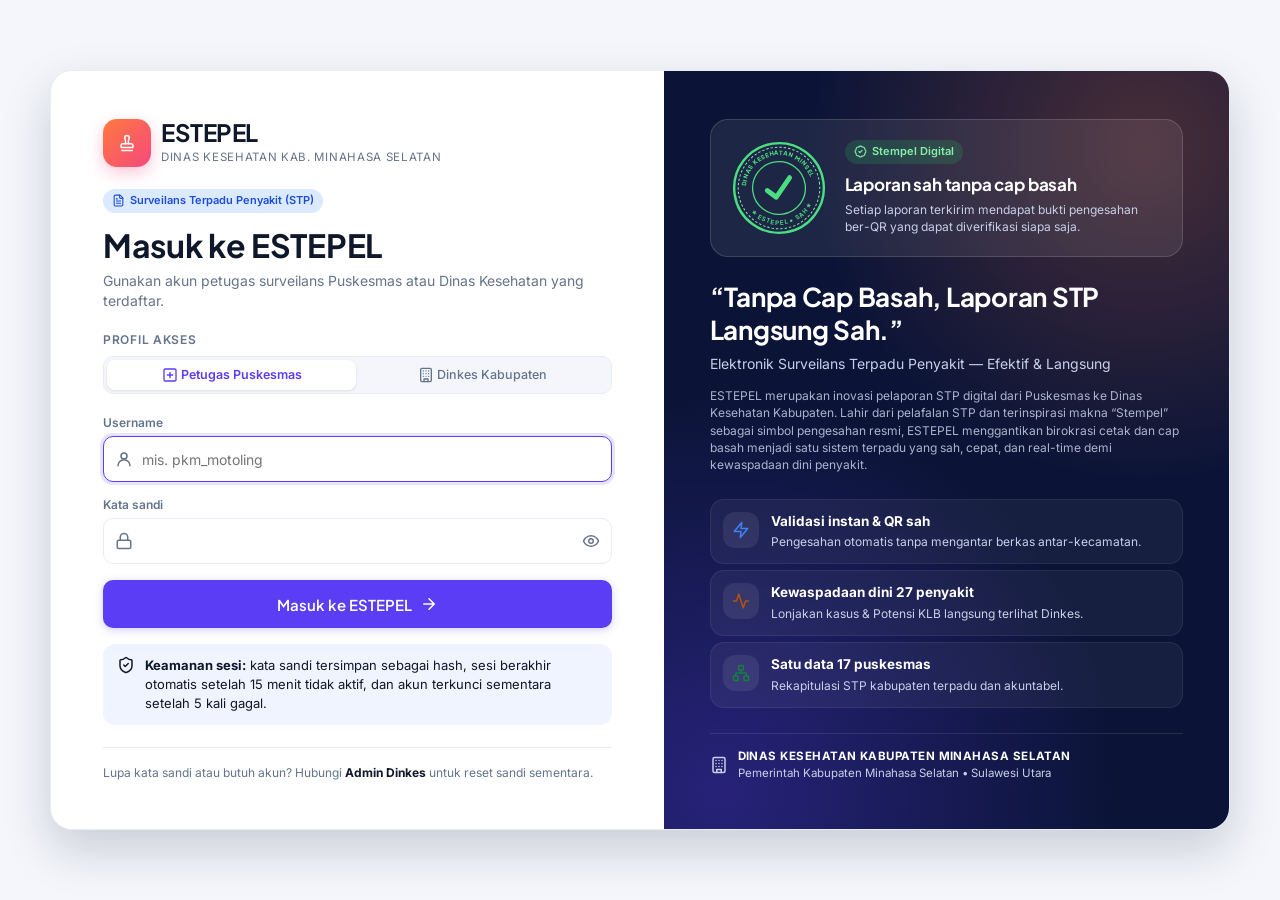
<file: index.html>
<!DOCTYPE html>
<html lang="id">
<head>
  <meta charset="UTF-8">
  <meta name="viewport" content="width=device-width, initial-scale=1, viewport-fit=cover">
  <title>ESTEPEL — Surveilans Terpadu Penyakit Minahasa Selatan</title>
  <meta name="description" content="ESTEPEL: Elektronik Surveilans Terpadu Penyakit — Efektif &amp; Langsung. Pelaporan STP Puskesmas Dinas Kesehatan Kabupaten Minahasa Selatan.">
  <meta name="theme-color" content="#0B1437">
  <meta name="color-scheme" content="light">
  <meta name="mobile-web-app-capable" content="yes">
  <meta name="apple-mobile-web-app-capable" content="yes">
  <meta name="apple-mobile-web-app-status-bar-style" content="black-translucent">
  <meta name="apple-mobile-web-app-title" content="ESTEPEL">
  <link rel="manifest" href="./manifest.json">
  <link rel="icon" type="image/png" sizes="32x32" href="./icons/favicon-32.png">
  <link rel="apple-touch-icon" href="./icons/apple-touch-icon.png">
  <link rel="preconnect" href="https://fonts.googleapis.com">
  <link rel="preconnect" href="https://fonts.gstatic.com" crossorigin>
  <link rel="preconnect" href="https://script.google.com">
  <link rel="preconnect" href="https://script.googleusercontent.com" crossorigin>
  <link rel="stylesheet" href="https://fonts.googleapis.com/css2?family=Inter:wght@400;500;600;700;800&family=Plus+Jakarta+Sans:wght@600;700;800&display=swap">
  <link rel="stylesheet" href="./css/style.css">
</head>
<body>
  <div id="app" aria-live="polite">
    <div class="login"><span class="spin dk" style="width:34px;height:34px" aria-label="Memuat"></span></div>
  </div>
  <noscript><div style="padding:24px;font-family:sans-serif">ESTEPEL memerlukan JavaScript. Aktifkan JavaScript di browser Anda.</div></noscript>
  <script src="./js/config.js"></script>
  <script src="./js/core.js"></script>
  <script src="./js/api.js"></script>
  <script src="./js/ui.js"></script>
  <script src="./js/app.js"></script>
  <script src="./js/hal-dashboard.js"></script>
  <script src="./js/hal-laporan.js"></script>
  <script src="./js/hal-monitoring.js"></script>
  <script src="./js/hal-data.js"></script>
  <script src="./js/hal-admin.js"></script>
  <script src="./js/ekspor.js"></script>
</body>
</html>
</file>
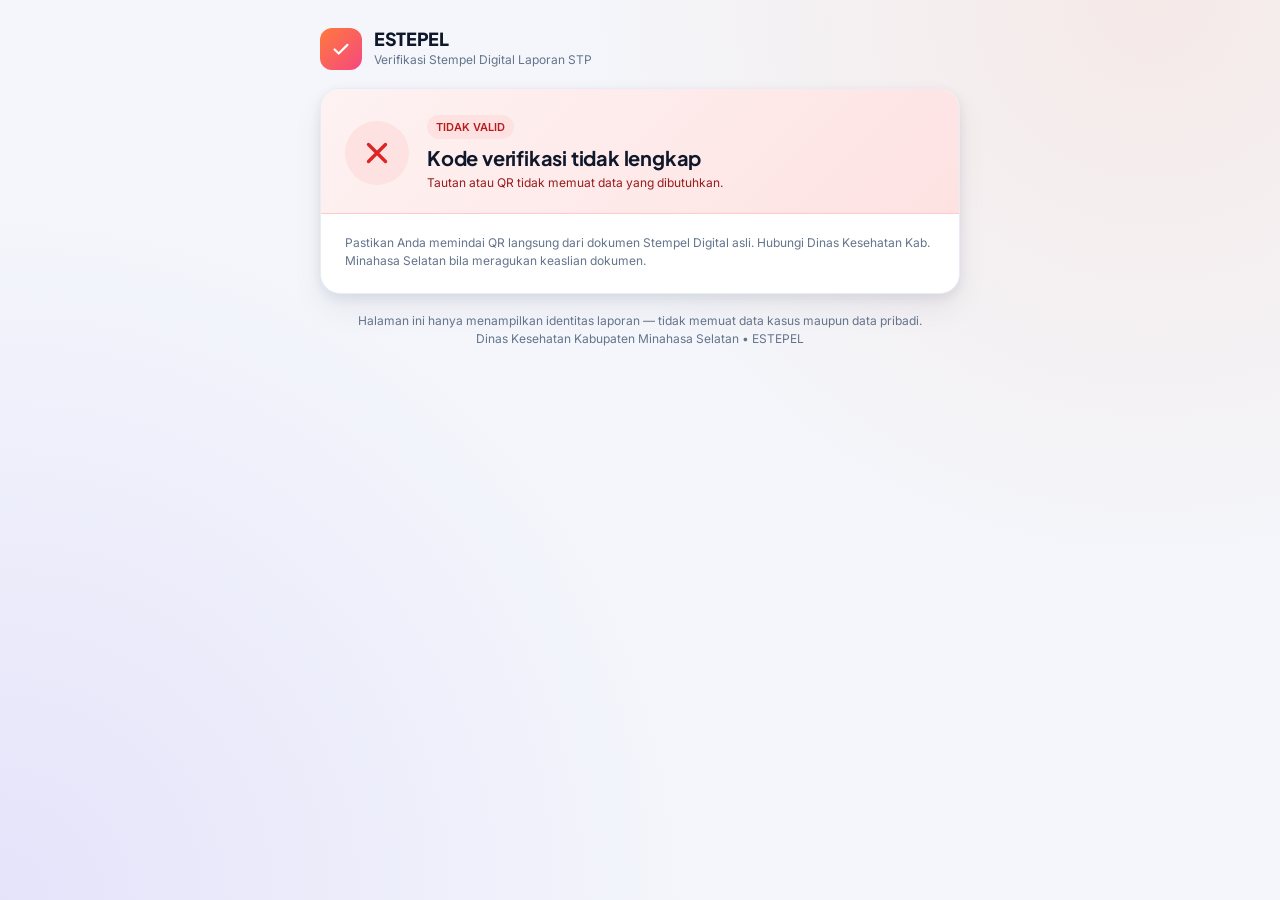
<file: verify.html>
<!DOCTYPE html>
<html lang="id">
<head>
  <meta charset="UTF-8">
  <meta name="viewport" content="width=device-width, initial-scale=1, viewport-fit=cover">
  <title>Verifikasi Stempel Digital — ESTEPEL</title>
  <meta name="description" content="Verifikasi keaslian Stempel Digital laporan STP Puskesmas — Dinas Kesehatan Kabupaten Minahasa Selatan.">
  <meta name="theme-color" content="#0B1437">
  <meta name="robots" content="noindex">
  <link rel="icon" type="image/png" sizes="32x32" href="./icons/favicon-32.png">
  <link rel="apple-touch-icon" href="./icons/apple-touch-icon.png">
  <link rel="preconnect" href="https://fonts.googleapis.com">
  <link rel="preconnect" href="https://fonts.gstatic.com" crossorigin>
  <link rel="stylesheet" href="https://fonts.googleapis.com/css2?family=Inter:wght@400;500;600;700;800&family=Plus+Jakarta+Sans:wght@600;700;800&display=swap">
  <link rel="stylesheet" href="./css/style.css">
  <style>
    .vf { min-height: 100vh; display: flex; flex-direction: column; align-items: center; padding: 28px 16px 40px; background: radial-gradient(circle at 90% 0%, rgba(255,122,61,.10), transparent 40%), radial-gradient(circle at 0% 100%, rgba(91,61,245,.10), transparent 45%), var(--bg); }
    .vf-top { display: flex; align-items: center; gap: 12px; margin-bottom: 18px; width: 100%; max-width: 640px; }
    .vf-logo { width: 42px; height: 42px; border-radius: 12px; display: grid; place-items: center; background: linear-gradient(135deg, #FF7A3D, #F5487F); color: #fff; flex: none; }
    .vf-card { width: 100%; max-width: 640px; background: #fff; border: 1px solid var(--line); border-radius: 20px; box-shadow: var(--sh2); overflow: hidden; }
    .vf-hd { padding: 26px 24px 22px; display: flex; gap: 18px; align-items: center; }
    .vf-hd.ok { background: linear-gradient(135deg, #F0FDF4, #DCFCE7); border-bottom: 1px solid #BBF7D0; }
    .vf-hd.bad { background: linear-gradient(135deg, #FEF2F2, #FEE2E2); border-bottom: 1px solid #FECACA; }
    .vf-hd.wait { background: #F8FAFC; border-bottom: 1px solid var(--line); }
    .vf-hd h1 { font-size: 20px; line-height: 1.25; }
    .vf-ikon { width: 64px; height: 64px; border-radius: 50%; display: grid; place-items: center; flex: none; }
    .vf-body { padding: 20px 24px 24px; }
    .vf-grid { display: grid; grid-template-columns: repeat(2, minmax(0, 1fr)); gap: 14px 18px; }
    .vf-grid > div > span:first-child { display: block; color: var(--mut); font-size: 11.5px; margin-bottom: 2px; }
    .vf-grid b { font-weight: 600; font-size: 14px; word-break: break-word; }
    .vf-foot { margin-top: 18px; font-size: 12px; color: var(--mut); text-align: center; max-width: 640px; }
    @media (max-width: 520px) { .vf-grid { grid-template-columns: 1fr; } .vf-hd { flex-direction: column; text-align: center; } }
  </style>
</head>
<body>
  <main class="vf">
    <div class="vf-top">
      <div class="vf-logo"><svg width="22" height="22" viewBox="0 0 24 24" fill="none" stroke="currentColor" stroke-width="2.4" stroke-linecap="round" stroke-linejoin="round"><path d="M5 12.5l4.5 4.5L19 7.5"/></svg></div>
      <div><div style="font:800 18px/1 var(--fh);letter-spacing:-.02em">ESTEPEL</div><div class="fs12 mut" style="margin-top:3px">Verifikasi Stempel Digital Laporan STP</div></div>
    </div>
    <section class="vf-card" id="hasil">
      <div class="vf-hd wait"><span class="spin dk" style="width:30px;height:30px"></span><div><h1>Memeriksa keaslian…</h1><div class="fs12 mut">Mencocokkan tanda tangan digital dengan basis data ESTEPEL.</div></div></div>
    </section>
    <p class="vf-foot">Halaman ini hanya menampilkan identitas laporan — tidak memuat data kasus maupun data pribadi.<br>Dinas Kesehatan Kabupaten Minahasa Selatan • ESTEPEL</p>
  </main>
  <script src="./js/config.js"></script>
  <script src="./js/core.js"></script>
  <script src="./js/api.js"></script>
  <script>
    (function () {
      'use strict';
      var q = new URLSearchParams(location.search), box = document.getElementById('hasil');
      function esc(s) { return String(s == null ? '' : s).replace(/[&<>"']/g, function (c) { return { '&': '&amp;', '<': '&lt;', '>': '&gt;', '"': '&quot;', "'": '&#39;' }[c]; }); }
      function segel(c1, c2) {
        return '<svg viewBox="0 0 120 120" width="76" height="76" style="transform:rotate(-8deg)" aria-hidden="true"><defs><path id="sgA" d="M 19 60 A 41 41 0 0 1 101 60"/><path id="sgB" d="M 14 60 A 46 46 0 0 0 106 60"/></defs>' +
          '<circle cx="60" cy="60" r="56" fill="none" stroke="' + c1 + '" stroke-width="3"/><circle cx="60" cy="60" r="51" fill="none" stroke="' + c2 + '" stroke-width="1.2" stroke-dasharray="3 2.5"/><circle cx="60" cy="60" r="33" fill="none" stroke="' + c1 + '" stroke-width="1.6"/>' +
          '<text font-family="Plus Jakarta Sans,Inter,Arial" font-size="7.4" font-weight="800" letter-spacing=".9" fill="' + c1 + '"><textPath href="#sgA" startOffset="50%" text-anchor="middle">DINAS KESEHATAN MINSEL</textPath></text>' +
          '<text font-family="Plus Jakarta Sans,Inter,Arial" font-size="7.6" font-weight="700" letter-spacing="1.2" fill="' + c1 + '"><textPath href="#sgB" startOffset="50%" text-anchor="middle">★ ESTEPEL • SAH ★</textPath></text>' +
          '<path d="M45 61 l10 10 l20 -22" fill="none" stroke="' + c1 + '" stroke-width="6" stroke-linecap="round" stroke-linejoin="round"/></svg>';
      }
      function gagal(judul, alasan) {
        box.innerHTML = '<div class="vf-hd bad"><div class="vf-ikon" style="background:#FEE2E2;color:#DC2626"><svg width="34" height="34" viewBox="0 0 24 24" fill="none" stroke="currentColor" stroke-width="2.4" stroke-linecap="round"><path d="M6 6l12 12M18 6L6 18"/></svg></div><div><span class="badge b-bad">TIDAK VALID</span><h1 style="margin-top:6px">' + esc(judul) + '</h1><div class="fs12" style="color:#991B1B;margin-top:4px">' + esc(alasan) + '</div></div></div>' +
          '<div class="vf-body fs12 mut">Pastikan Anda memindai QR langsung dari dokumen Stempel Digital asli. Hubungi Dinas Kesehatan Kab. Minahasa Selatan bila meragukan keaslian dokumen.</div>';
      }
      var id = q.get('id') || '', v = q.get('v') || '', s = q.get('s') || '';
      if (!id || !v || !s) { gagal('Kode verifikasi tidak lengkap', 'Tautan atau QR tidak memuat data yang dibutuhkan.'); return; }
      if (!API.url()) { gagal('Server belum dikonfigurasi', 'GAS_URL di js/config.js masih kosong.'); return; }
      API.publik({ action: 'verify', id: id, v: v, s: s }).then(function (j) {
        if (!j || !j.success) { gagal('Verifikasi gagal', (j && j.message) || 'Server tidak merespons.'); return; }
        if (!j.valid) { gagal('Stempel tidak dapat diverifikasi', j.alasan || 'Data tidak cocok.'); return; }
        var tepat = /^Tepat/.test(j.ketepatan), dihapus = j.status === 'Dihapus';
        var catatan = [];
        if (j.versiTerbaru > j.versi) catatan.push('<div class="note warn fs12 mt8"><div>Stempel ini untuk <b>versi ' + j.versi + '</b>. Laporan telah direvisi — versi terbaru adalah <b>v' + j.versiTerbaru + '</b>.</div></div>');
        if (dihapus) catatan.push('<div class="note bad fs12 mt8"><div>Laporan ini telah <b>dihapus</b> oleh Admin Dinkes setelah stempel diterbitkan.</div></div>');
        var item = [['Nomor laporan', '<span class="mono">' + esc(j.id) + '</span>'], ['Versi', 'v' + j.versi + (j.versiTerbaru > j.versi ? ' <span class="badge b-warn b-sm">bukan terbaru</span>' : ' <span class="badge b-ok b-sm">terbaru</span>')],
          ['Puskesmas pelapor', esc(j.unit)], ['Periode laporan', esc(j.periode)],
          ['Waktu kirim versi ini', INTI.fmtTglJam(j.waktuKirim)], ['Kirim pertama (dasar ketepatan)', j.kirimPertama ? INTI.fmtTglJam(j.kirimPertama) : '-'],
          ['Ketepatan', '<span class="badge ' + (tepat ? 'b-ok' : 'b-warn') + '">' + esc(j.ketepatan) + '</span>'], ['Status laporan', esc(j.status || '-')]];
        box.innerHTML = '<div class="vf-hd ok">' + segel('#16A34A', '#4ADE80') + '<div><span class="badge b-ok">✔ ASLI &amp; TERVERIFIKASI</span><h1 style="margin-top:6px">Laporan STP tercatat resmi di ESTEPEL</h1><div class="fs12" style="color:#166534;margin-top:4px">' + esc(j.instansi || 'Dinas Kesehatan Kabupaten Minahasa Selatan') + '</div></div></div>' +
          '<div class="vf-body"><div class="vf-grid">' + item.map(function (x) { return '<div><span>' + x[0] + '</span><b>' + x[1] + '</b></div>'; }).join('') + '</div>' + catatan.join('') +
          '<div class="fs11 mut mt16">Diperiksa ' + INTI.fmtTglJam(Date.now()) + ' • Tanda tangan HMAC cocok dengan catatan server.</div></div>';
        document.title = (j.valid ? '✔ Valid' : '✕ Tidak valid') + ' — ' + j.id + ' • ESTEPEL';
      }, function () { gagal('Tidak dapat terhubung', 'Periksa koneksi internet Anda lalu muat ulang halaman ini.'); });
    })();
  </script>
</body>
</html>
</file>
<file: css/style.css>
/* =====================================================================
 * ESTEPEL — Sistem desain tunggal (enterprise light mode, PRD bagian 8)
 * Satu file CSS, tanpa framework runtime (lebih cepat dari Tailwind CDN).
 * ===================================================================== */
:root {
  --navy: #0B1437; --navy2: #121C47; --nav-tx: #C7D0E8; --nav-lb: #7F8BB3;
  --grad: linear-gradient(135deg, #FF7A3D 0%, #F5487F 100%);
  --p: #5B3DF5; --p-h: #4A2EE0; --p-d: #4212DE; --p-soft: #EDE9FE; --p-ring: rgba(91, 61, 245, .14);
  --bg: #F4F6FB; --card: #fff; --line: #E8ECF4; --line2: #F1F4F9; --tx: #0F172A; --mut: #64748B; --mut2: #94A3B8;
  --soft: #EFF4FF; --soft2: #E5EEFF; --head: #F8FAFC;
  --ok: #22C55E; --ok-bg: #DCFCE7; --ok-tx: #15803D;
  --info: #3B82F6; --info-bg: #DBEAFE; --info-tx: #1D4ED8;
  --warn: #F59E0B; --warn-bg: #FEF3C7; --warn-tx: #B45309;
  --bad: #EF4444; --bad-bg: #FEE2E2; --bad-tx: #B91C1C;
  --vio: #6D4AFF; --vio-bg: #EDE9FE; --blu: #3B82F6; --blu-bg: #DBEAFE; --grn: #22C55E; --grn-bg: #DCFCE7; --amb: #F59E0B; --amb-bg: #FEF3C7;
  --sh1: 0 1px 3px rgba(16, 24, 40, .06), 0 4px 16px rgba(16, 24, 40, .04);
  --sh2: 0 4px 12px rgba(11, 20, 55, .08), 0 16px 32px rgba(11, 20, 55, .06);
  --sh3: 0 20px 48px rgba(11, 20, 55, .18);
  --r: 14px; --r-s: 10px; --sb: 240px; --tb: 64px;
  --f: 'Inter', system-ui, -apple-system, 'Segoe UI', Roboto, sans-serif;
  --fh: 'Plus Jakarta Sans', 'Inter', system-ui, sans-serif;
}
*, *::before, *::after { box-sizing: border-box; }
html { -webkit-text-size-adjust: 100%; }
body { margin: 0; font: 400 14px/1.45 var(--f); color: var(--tx); background: var(--bg); -webkit-font-smoothing: antialiased; overscroll-behavior-y: none; }
h1, h2, h3, h4 { font-family: var(--fh); margin: 0; letter-spacing: -.01em; }
a { color: var(--p); text-decoration: none; }
button, input, select, textarea { font: inherit; color: inherit; }
button { cursor: pointer; }
.tnum, td, .kpi-val, .num { font-variant-numeric: tabular-nums; }
.sr { position: absolute; width: 1px; height: 1px; overflow: hidden; clip: rect(0 0 0 0); white-space: nowrap; }
:focus-visible { outline: 2px solid var(--p); outline-offset: 2px; }
svg.ic { width: 18px; height: 18px; flex: none; stroke: currentColor; fill: none; stroke-width: 2; stroke-linecap: round; stroke-linejoin: round; vertical-align: middle; }
svg.ic.s14 { width: 14px; height: 14px; } svg.ic.s16 { width: 16px; height: 16px; } svg.ic.s20 { width: 20px; height: 20px; } svg.ic.s22 { width: 22px; height: 22px; } svg.ic.s28 { width: 28px; height: 28px; }

/* ---------- Layout aplikasi ---------- */
.sb { position: fixed; inset: 0 auto 0 0; width: var(--sb); background: var(--navy); color: var(--nav-tx); display: flex; flex-direction: column; z-index: 60; transition: width .18s ease, transform .2s ease; }
.sb-brand { display: flex; align-items: center; gap: 10px; padding: 20px 18px 18px; }
.logo { width: 40px; height: 40px; border-radius: 12px; background: var(--grad); display: grid; place-items: center; color: #fff; flex: none; box-shadow: 0 6px 16px rgba(245, 72, 127, .3); }
.brand-t { font: 700 19px/1 var(--fh); color: #fff; letter-spacing: -.02em; display: flex; align-items: center; gap: 6px; }
.brand-s { font-size: 11px; color: var(--nav-lb); margin-top: 4px; white-space: nowrap; }
.tag-sah { font: 600 9px/1 var(--f); background: rgba(255, 255, 255, .18); padding: 3px 5px; border-radius: 5px; letter-spacing: .04em; }
.sb-nav { flex: 1; overflow-y: auto; padding: 4px 12px; }
.sb-grp { font: 700 11px/16px var(--f); letter-spacing: .08em; text-transform: uppercase; color: var(--nav-lb); padding: 14px 10px 6px; }
.nav { display: flex; align-items: center; gap: 12px; padding: 10px 12px; border-radius: 10px; color: var(--nav-tx); font-weight: 500; margin-bottom: 2px; white-space: nowrap; transition: background .12s, color .12s; position: relative; }
.nav:hover { background: rgba(255, 255, 255, .07); color: #fff; }
.nav.on { background: var(--grad); color: #fff; box-shadow: 0 6px 18px rgba(245, 72, 127, .28); }
.nav .cnt { margin-left: auto; background: rgba(255, 255, 255, .2); font-size: 11px; font-weight: 700; padding: 1px 7px; border-radius: 99px; }
.sb-card { margin: 12px; padding: 14px; border-radius: 14px; background: rgba(255, 255, 255, .05); border: 1px solid rgba(255, 255, 255, .09); }
.sb-card .lb { font: 600 10px/1 var(--f); letter-spacing: .06em; text-transform: uppercase; color: var(--nav-lb); }
.sb-card .tt { color: #fff; font-weight: 600; font-size: 13.5px; margin: 6px 0 2px; }
.sb-card .ds { font-size: 11.5px; color: var(--nav-tx); }
.sb-card .btn { width: 100%; margin-top: 10px; height: 34px; font-size: 12.5px; }
.stamp-mini { width: 34px; height: 34px; border-radius: 50%; border: 2px dashed rgba(34, 197, 94, .8); display: grid; place-items: center; color: #4ADE80; flex: none; }
body.ciut .sb { width: 72px; }
body.ciut .sb .hide-ciut { display: none !important; }
body.ciut .sb .nav { justify-content: center; padding: 10px; }
body.ciut .sb-brand { justify-content: center; padding: 20px 0; }
body.ciut .main { margin-left: 72px; }
.main { margin-left: var(--sb); min-height: 100vh; transition: margin-left .18s ease; display: flex; flex-direction: column; }
.tb { position: sticky; top: 0; z-index: 50; height: var(--tb); background: rgba(255, 255, 255, .96); backdrop-filter: saturate(1.4) blur(8px); border-bottom: 1px solid var(--line); display: flex; align-items: center; gap: 12px; padding: 0 24px; }
.tb-search { flex: 1; max-width: 460px; position: relative; }
.tb-search button { width: 100%; height: 40px; border: 1px solid var(--line); background: var(--bg); border-radius: 10px; display: flex; align-items: center; gap: 10px; padding: 0 12px; color: var(--mut); text-align: left; }
.tb-search button:hover { border-color: #D5DBE8; }
.kbd { margin-left: auto; font: 600 10.5px/1 var(--f); color: var(--mut); background: #fff; border: 1px solid var(--line); border-radius: 6px; padding: 3px 6px; }
.tb-r { margin-left: auto; display: flex; align-items: center; gap: 10px; }
.tb-per { height: 40px; display: flex; align-items: center; gap: 8px; padding: 0 12px; border: 1px solid var(--line); border-radius: 10px; background: #fff; font-weight: 500; white-space: nowrap; }
.tb-per:hover { background: var(--soft); }
.icbtn { width: 40px; height: 40px; border-radius: 10px; border: 1px solid transparent; background: transparent; display: grid; place-items: center; color: var(--mut); position: relative; flex: none; }
.icbtn:hover { background: var(--soft); color: var(--tx); }
.icbtn .bdg { position: absolute; top: 4px; right: 3px; min-width: 18px; height: 18px; padding: 0 5px; border-radius: 99px; background: var(--bad); color: #fff; font: 700 10px/18px var(--f); border: 2px solid #fff; }
.tb-sep { width: 1px; height: 26px; background: var(--line); }
.prof { display: flex; align-items: center; gap: 10px; border: 0; background: transparent; padding: 4px 6px; border-radius: 12px; text-align: right; }
.prof:hover { background: var(--soft); }
.prof .nm { font-weight: 600; font-size: 13px; line-height: 1.2; max-width: 200px; overflow: hidden; text-overflow: ellipsis; white-space: nowrap; }
.prof .rl { font: 600 10px/1.3 var(--f); color: var(--p); text-transform: uppercase; letter-spacing: .05em; }
.av { width: 36px; height: 36px; border-radius: 50%; background: var(--p); color: #fff; display: grid; place-items: center; font: 700 13px/1 var(--fh); flex: none; }
.page { padding: 24px; display: flex; flex-direction: column; gap: 20px; width: 100%; max-width: 1680px; margin: 0 auto; flex: 1; }
.ph { display: flex; align-items: flex-end; justify-content: space-between; gap: 16px; flex-wrap: wrap; }
.ph h1 { font-size: 24px; font-weight: 600; line-height: 32px; }
.ph p { margin: 4px 0 0; color: var(--mut); max-width: 760px; }
.ph-act { display: flex; gap: 10px; flex-wrap: wrap; }
.crumb { font: 500 11px/1 var(--f); color: var(--mut); text-transform: uppercase; letter-spacing: .06em; margin-bottom: 8px; display: flex; gap: 6px; align-items: center; }
.crumb b { color: var(--p); font-weight: 600; }
.ovl { position: fixed; inset: 0; background: rgba(11, 20, 55, .45); z-index: 55; opacity: 0; pointer-events: none; transition: opacity .2s; }
.ovl.on { opacity: 1; pointer-events: auto; }
.bnav { display: none; }

/* ---------- Tombol & input ---------- */
.btn { height: 40px; padding: 0 16px; border-radius: 10px; border: 1px solid transparent; display: inline-flex; align-items: center; justify-content: center; gap: 8px; font-weight: 500; white-space: nowrap; transition: background .12s, box-shadow .12s, opacity .12s, transform .06s; user-select: none; }
.btn:active { transform: translateY(1px); }
.btn[disabled] { opacity: .55; pointer-events: none; }
.btn-p { background: var(--p); color: #fff; box-shadow: 0 2px 8px rgba(91, 61, 245, .25); }
.btn-p:hover { background: var(--p-h); }
.btn-s { background: #fff; border-color: var(--line); color: var(--tx); }
.btn-s:hover { background: #F8FAFC; border-color: #D9DFEA; }
.btn-d { background: var(--bad); color: #fff; }
.btn-d:hover { background: #DC2626; }
.btn-ok { background: var(--ok); color: #fff; }
.btn-ok:hover { background: #16A34A; }
.btn-g { background: transparent; color: var(--mut); }
.btn-g:hover { background: var(--soft); color: var(--tx); }
.btn-grad { background: var(--grad); color: #fff; box-shadow: 0 4px 14px rgba(245, 72, 127, .3); }
.btn-grad:hover { opacity: .94; }
.btn-sm { height: 32px; padding: 0 11px; font-size: 12.5px; border-radius: 8px; gap: 6px; }
.btn-xs { height: 26px; padding: 0 8px; font-size: 11.5px; border-radius: 7px; gap: 4px; }
.btn-ic { width: 34px; padding: 0; }
.btn-ic.btn-sm { width: 30px; }
.lnk { background: none; border: 0; color: var(--p); font-weight: 600; padding: 0; display: inline-flex; align-items: center; gap: 4px; font-size: 12.5px; }
.lnk:hover { text-decoration: underline; }
.fld { display: flex; flex-direction: column; gap: 6px; }
.fld > span, .lbl { font: 600 12px/1.2 var(--f); color: var(--mut); }
.fld small { color: var(--mut); font-size: 11.5px; }
.inp, .sel, textarea.inp { height: 40px; border: 1px solid var(--line); border-radius: 10px; background: #fff; padding: 0 12px; width: 100%; transition: border-color .12s, box-shadow .12s; }
textarea.inp { height: auto; min-height: 88px; padding: 10px 12px; resize: vertical; }
.sel { appearance: none; padding-right: 32px; background: #fff url("data:image/svg+xml,%3Csvg xmlns='http://www.w3.org/2000/svg' width='16' height='16' fill='none' stroke='%2364748B' stroke-width='2' stroke-linecap='round' viewBox='0 0 24 24'%3E%3Cpath d='m6 9 6 6 6-6'/%3E%3C/svg%3E") no-repeat right 10px center; cursor: pointer; }
.inp:focus, .sel:focus { outline: none; border-color: var(--p); box-shadow: 0 0 0 3px var(--p-ring); }
.inp-ic { position: relative; }
.inp-ic svg { position: absolute; left: 12px; top: 50%; transform: translateY(-50%); color: var(--mut); pointer-events: none; }
.inp-ic .inp { padding-left: 38px; }
.sm .inp, .sm .sel, .inp.sm, .sel.sm { height: 34px; font-size: 13px; border-radius: 9px; }
.switch { position: relative; width: 42px; height: 24px; flex: none; display: inline-block; }
.switch input { opacity: 0; width: 0; height: 0; }
.switch i { position: absolute; inset: 0; background: #D7DDE8; border-radius: 99px; transition: background .15s; cursor: pointer; }
.switch i::after { content: ''; position: absolute; top: 3px; left: 3px; width: 18px; height: 18px; border-radius: 50%; background: #fff; box-shadow: 0 1px 3px rgba(0, 0, 0, .2); transition: transform .15s; }
.switch input:checked + i { background: var(--p); }
.switch input:checked + i::after { transform: translateX(18px); }
.chk { display: inline-flex; align-items: center; gap: 8px; cursor: pointer; font-size: 13px; color: var(--mut); user-select: none; }
.chk input { width: 16px; height: 16px; accent-color: var(--p); }

/* ---------- Kartu, KPI, lencana ---------- */
.card { background: var(--card); border: 1px solid var(--line); border-radius: var(--r); box-shadow: var(--sh1); padding: 20px; min-width: 0; }
.card.p0 { padding: 0; }
.card-h { display: flex; align-items: center; justify-content: space-between; gap: 12px; margin-bottom: 14px; flex-wrap: wrap; }
.card-t { font: 600 16px/24px var(--fh); display: flex; align-items: center; gap: 8px; }
.card-s { color: var(--mut); font-size: 12px; margin-top: 2px; }
.g4 { display: grid; grid-template-columns: repeat(4, minmax(0, 1fr)); gap: 18px; }
.g3 { display: grid; grid-template-columns: repeat(3, minmax(0, 1fr)); gap: 18px; }
.g2 { display: grid; grid-template-columns: repeat(2, minmax(0, 1fr)); gap: 18px; }
.g-chart { display: grid; grid-template-columns: minmax(0, 5fr) minmax(0, 4fr) minmax(0, 3fr); gap: 18px; }
.span2 { grid-column: span 2; }
.kpi { display: flex; flex-direction: column; gap: 12px; cursor: default; }
.kpi.klik { cursor: pointer; transition: box-shadow .15s, transform .15s; }
.kpi.klik:hover { box-shadow: var(--sh2); transform: translateY(-1px); }
.kpi-top { display: flex; align-items: flex-start; justify-content: space-between; gap: 8px; }
.tile { width: 44px; height: 44px; border-radius: 12px; display: grid; place-items: center; flex: none; }
.t-vio { background: var(--vio-bg); color: var(--vio); } .t-blu { background: var(--blu-bg); color: var(--blu); } .t-grn { background: var(--grn-bg); color: var(--ok-tx); } .t-amb { background: var(--amb-bg); color: var(--warn-tx); } .t-red { background: var(--bad-bg); color: var(--bad-tx); }
.kpi-lbl { font: 600 11px/1.3 var(--f); color: var(--mut); text-transform: uppercase; letter-spacing: .06em; }
.kpi-val { font: 700 30px/1.1 var(--fh); letter-spacing: -.02em; display: flex; align-items: baseline; gap: 6px; flex-wrap: wrap; }
.kpi-val small { font: 500 13px/1 var(--f); color: var(--mut); letter-spacing: 0; }
.kpi-foot { display: flex; gap: 12px; flex-wrap: wrap; font-size: 11.5px; color: var(--mut); padding-top: 12px; border-top: 1px solid var(--line); margin-top: auto; }
.dt { display: inline-flex; align-items: center; gap: 5px; }
.dt::before { content: ''; width: 7px; height: 7px; border-radius: 50%; background: var(--c, var(--mut)); }
.d-ok { --c: var(--ok); } .d-warn { --c: var(--warn); } .d-bad { --c: var(--bad); } .d-info { --c: var(--info); } .d-vio { --c: var(--vio); } .d-muted { --c: #CBD5E1; } .d-p { --c: #A78BFA; }
.badge { display: inline-flex; align-items: center; gap: 5px; height: 24px; padding: 0 9px; border-radius: 99px; font: 600 11px/1 var(--f); white-space: nowrap; }
.badge svg.ic { width: 13px; height: 13px; }
.b-ok { background: var(--ok-bg); color: var(--ok-tx); } .b-warn { background: var(--warn-bg); color: var(--warn-tx); } .b-bad { background: var(--bad-bg); color: var(--bad-tx); }
.b-info { background: var(--info-bg); color: var(--info-tx); } .b-muted { background: #F1F5F9; color: var(--mut); } .b-vio { background: var(--vio-bg); color: var(--p-d); }
.b-solid-bad { background: var(--bad); color: #fff; } .b-solid-warn { background: var(--warn); color: #fff; } .b-sm { height: 20px; padding: 0 7px; font-size: 10.5px; }
.tren { font: 700 11px/1 var(--f); padding: 4px 8px; border-radius: 99px; white-space: nowrap; }
.bar { height: 8px; border-radius: 99px; background: #EEF2F7; overflow: hidden; }
.bar > i { display: block; height: 100%; border-radius: inherit; background: var(--c, var(--p)); transition: width .4s ease; }
.bar.thin { height: 6px; }
.mut { color: var(--mut); } .ok-tx { color: var(--ok-tx); } .warn-tx { color: var(--warn-tx); } .bad-tx { color: var(--bad-tx); } .p-tx { color: var(--p); }
.fs12 { font-size: 12px; } .fs11 { font-size: 11.5px; } .fw6 { font-weight: 600; } .fw7 { font-weight: 700; }
.flex { display: flex; align-items: center; gap: 10px; } .between { justify-content: space-between; } .wrap { flex-wrap: wrap; } .col { flex-direction: column; align-items: stretch; } .g6 { gap: 6px; } .g16 { gap: 16px; }
.mt8 { margin-top: 8px; } .mt12 { margin-top: 12px; } .mt16 { margin-top: 16px; } .ml-a { margin-left: auto; } .w100 { width: 100%; } .right { text-align: right; } .center { text-align: center; } .nowrap { white-space: nowrap; }
.ell { overflow: hidden; text-overflow: ellipsis; white-space: nowrap; min-width: 0; }
.hr { height: 1px; background: var(--line); margin: 14px 0; border: 0; }
.mono { font-family: ui-monospace, SFMono-Regular, Menlo, Consolas, monospace; font-size: 12px; }
.note { display: flex; gap: 10px; padding: 12px 14px; border-radius: 12px; background: var(--info-bg); color: #1E3A8A; font-size: 13px; align-items: flex-start; }
.note.warn { background: var(--warn-bg); color: #78350F; } .note.bad { background: var(--bad-bg); color: #7F1D1D; } .note.ok { background: var(--ok-bg); color: #14532D; } .note.soft { background: var(--soft); color: var(--tx); }

/* ---------- Tab, segmented, chip ---------- */
.tabs { display: flex; gap: 22px; border-bottom: 1px solid var(--line); overflow-x: auto; scrollbar-width: none; background: #fff; border-radius: 14px 14px 0 0; padding: 0 18px; }
.tabs::-webkit-scrollbar { display: none; }
.tabbar { background: #fff; border: 1px solid var(--line); border-radius: var(--r); box-shadow: var(--sh1); }
.tabbar .tabs { border-bottom: 0; }
.tab { position: relative; border: 0; background: none; padding: 15px 2px; color: var(--mut); font-weight: 500; display: flex; align-items: center; gap: 8px; white-space: nowrap; }
.tab:hover { color: var(--tx); }
.tab.on { color: var(--p); font-weight: 600; }
.tab.on::after { content: ''; position: absolute; left: 0; right: 0; bottom: 0; height: 2px; border-radius: 2px 2px 0 0; background: var(--p); }
.tab .cnt { font: 600 11px/1 var(--f); padding: 3px 7px; border-radius: 99px; background: var(--soft); color: var(--mut); }
.tab.on .cnt { background: var(--vio-bg); color: var(--p); }
.seg { display: inline-flex; padding: 3px; background: var(--bg); border: 1px solid var(--line); border-radius: 10px; gap: 2px; }
.seg button { border: 0; background: none; height: 30px; padding: 0 12px; border-radius: 8px; font-size: 12.5px; font-weight: 500; color: var(--mut); white-space: nowrap; }
.seg button.on { background: #fff; color: var(--p); font-weight: 600; box-shadow: 0 1px 3px rgba(16, 24, 40, .1); }
.chips { display: flex; gap: 6px; overflow-x: auto; scrollbar-width: none; padding: 2px 0; }
.chips::-webkit-scrollbar { display: none; }
.chip { height: 30px; padding: 0 12px; border-radius: 99px; border: 1px solid var(--line); background: #fff; font-size: 12px; font-weight: 600; color: var(--mut); white-space: nowrap; display: inline-flex; align-items: center; gap: 6px; }
.chip:hover { color: var(--tx); }
.chip.on { background: var(--p); border-color: var(--p); color: #fff; }

/* ---------- Tabel ---------- */
.tbl-wrap { overflow: auto; -webkit-overflow-scrolling: touch; }
.tbl { width: 100%; border-collapse: separate; border-spacing: 0; font-size: 13px; }
.tbl th { background: var(--head); color: var(--mut); font: 600 11.5px/1.3 var(--f); text-transform: uppercase; letter-spacing: .03em; text-align: left; padding: 12px 14px; border-bottom: 1px solid var(--line); white-space: nowrap; position: sticky; top: 0; z-index: 2; }
.tbl td { padding: 12px 14px; border-bottom: 1px solid var(--line2); vertical-align: middle; }
.tbl tbody tr { transition: background .1s; }
.tbl tbody tr:hover td { background: #FAFBFE; }
.tbl tr.klik { cursor: pointer; }
.tbl .num { text-align: right; }
.tbl tfoot td { background: var(--soft); font-weight: 700; border-top: 1px solid var(--line); }
.tbl th.sortable { cursor: pointer; user-select: none; }
.tbl th.sortable:hover { color: var(--tx); }
.cel-u { display: flex; align-items: center; gap: 10px; min-width: 0; }
.ini { width: 36px; height: 36px; border-radius: 10px; display: grid; place-items: center; font: 700 12px/1 var(--fh); flex: none; }
.tbl-foot { display: flex; align-items: center; justify-content: space-between; gap: 10px; padding: 12px 16px; border-top: 1px solid var(--line); color: var(--mut); font-size: 12px; flex-wrap: wrap; }
.pg { display: flex; gap: 4px; align-items: center; }
.pg button { min-width: 30px; height: 30px; border-radius: 8px; border: 1px solid var(--line); background: #fff; font-size: 12px; font-weight: 600; padding: 0 6px; }
.pg button.on { background: var(--p); border-color: var(--p); color: #fff; }
.pg button[disabled] { opacity: .4; pointer-events: none; }
.tbl-tools { display: flex; align-items: center; gap: 10px; padding: 16px 18px; border-bottom: 1px solid var(--line); flex-wrap: wrap; }
.tbl-tools .card-t { margin-right: auto; }
.aksi { display: inline-flex; gap: 2px; }
.aksi button { width: 32px; height: 32px; border: 0; background: none; border-radius: 8px; color: var(--mut); display: grid; place-items: center; }
.aksi button:hover { background: var(--soft); color: var(--p); }
.mcards { display: none; }

/* ---------- Matriks & peta panas ---------- */
.mx-wrap { overflow: auto; max-height: 72vh; position: relative; border-top: 1px solid var(--line); }
.mx { border-collapse: separate; border-spacing: 0; font-size: 12.5px; min-width: 100%; }
.mx th, .mx td { padding: 7px 8px; text-align: center; border-bottom: 1px solid var(--line2); white-space: nowrap; }
.mx thead th { position: sticky; background: var(--head); color: var(--mut); font: 600 11px/1.25 var(--f); z-index: 3; border-bottom: 1px solid var(--line); }
.mx thead tr:first-child th { top: 0; }
.mx thead tr:nth-child(2) th { top: var(--h1, 34px); }
.mx .stk { position: sticky; left: 0; background: #fff; z-index: 2; text-align: left; box-shadow: 1px 0 0 var(--line); }
.mx thead .stk { z-index: 5; background: var(--head); }
.mx .stk2 { position: sticky; left: var(--w1, 200px); background: #fff; z-index: 2; box-shadow: 1px 0 0 var(--line); }
.mx thead .stk2 { z-index: 5; background: var(--head); }
.mx tfoot td { position: sticky; bottom: 0; background: var(--soft2); font-weight: 700; z-index: 2; border-top: 2px solid var(--p); }
.mx tfoot .stk { z-index: 4; background: var(--soft2); }
.mx td.c { cursor: pointer; transition: outline .1s; }
.mx td.c:hover { outline: 2px solid var(--p); outline-offset: -2px; }
.mx .z { color: #C3CAD6; }
.mx .gp th { border-left: 1px solid var(--line); }
.mx .bl { border-left: 1px solid var(--line); }
.mx .tot { background: var(--soft); font-weight: 700; }
.mx tr:hover td:not(.stk):not(.h) { filter: brightness(.98); }
.h1 { background: #F0EDFF; } .h2 { background: #DED6FF; } .h3 { background: #C2B3FF; } .h4 { background: #9C86FF; color: #fff; } .h5 { background: #6D4AFF; color: #fff; font-weight: 700; }
.hb1 { background: #FEF3C7; color: #92400E; } .hb2 { background: #FDE68A; color: #92400E; } .hb3 { background: #FCA5A5; color: #7F1D1D; } .hb4 { background: #F87171; color: #fff; } .hb5 { background: #DC2626; color: #fff; font-weight: 700; }
.legend { display: flex; gap: 12px; flex-wrap: wrap; font-size: 11.5px; color: var(--mut); align-items: center; }
.legend i { width: 12px; height: 12px; border-radius: 4px; display: inline-block; margin-right: 4px; vertical-align: -2px; }
.kc { width: 100%; min-width: 52px; height: 34px; border-radius: 8px; display: grid; place-items: center; font: 700 11.5px/1 var(--f); }
.kc.ok { background: var(--ok-bg); color: var(--ok-tx); } .kc.warn { background: var(--warn-bg); color: var(--warn-tx); } .kc.bad { background: var(--bad-bg); color: var(--bad-tx); } .kc.info { background: var(--info-bg); color: var(--info-tx); } .kc.muted { background: #F8FAFC; color: #CBD5E1; }
.tl12 { display: grid; grid-template-columns: repeat(12, minmax(0, 1fr)); gap: 6px; }
.mx-kt th, .mx-kt td { padding: 6px 4px; }
.mx-kt .kc { min-width: 40px; height: 32px; }
.mx-kt .stk { padding-left: 10px !important; text-align: left; }
.tl12 .kc { min-width: 0; height: 44px; flex-direction: column; gap: 3px; font-size: 11px; }
.tl12 .kc span { font-weight: 500; font-size: 10px; opacity: .85; }
.mini-heat { display: grid; gap: 4px; font-size: 11.5px; }
.mini-heat > div { padding: 6px 4px; border-radius: 6px; text-align: center; font-weight: 600; }
.mini-heat .lb { text-align: left; font-weight: 500; color: var(--tx); overflow: hidden; text-overflow: ellipsis; white-space: nowrap; padding-left: 0; }
.mini-heat .hd { color: var(--mut); font-weight: 600; font-size: 10.5px; }

/* ---------- Grafik SVG ---------- */
.chart { position: relative; width: 100%; }
.chart svg { display: block; width: 100%; height: auto; overflow: visible; }
.ch-grid { stroke: #EEF2F7; stroke-dasharray: 3 3; }
.ch-ax { fill: var(--mut); font: 500 10.5px var(--f); }
.ch-tip { position: absolute; pointer-events: none; background: var(--navy); color: #fff; font: 500 11.5px/1.35 var(--f); padding: 6px 9px; border-radius: 8px; box-shadow: var(--sh2); transform: translate(-50%, -115%); white-space: nowrap; opacity: 0; transition: opacity .1s; z-index: 5; }
.ch-tip.on { opacity: 1; }
.donut-wrap { display: flex; align-items: center; gap: 18px; flex-wrap: wrap; justify-content: center; }
.donut { position: relative; width: 150px; height: 150px; flex: none; }
.donut .ctr { position: absolute; inset: 0; display: grid; place-items: center; text-align: center; }
.donut .ctr b { font: 700 26px/1 var(--fh); display: block; }
.donut .ctr span { font-size: 11px; color: var(--mut); }
.lg-list { display: flex; flex-direction: column; gap: 9px; min-width: 150px; flex: 1; font-size: 12.5px; }
.lg-list > div { display: flex; justify-content: space-between; gap: 10px; align-items: center; }
.hb-list { display: flex; flex-direction: column; gap: 12px; }
.hb-row .lb { display: flex; justify-content: space-between; gap: 8px; font-size: 12.5px; margin-bottom: 5px; align-items: center; }
.rk { width: 20px; height: 20px; border-radius: 50%; display: inline-grid; place-items: center; font: 700 10.5px/1 var(--f); flex: none; }
.pyr { display: flex; flex-direction: column; gap: 5px; }
.pyr-r { display: grid; grid-template-columns: 1fr 58px 1fr; align-items: center; gap: 6px; font-size: 11px; }
.pyr-r .l { display: flex; justify-content: flex-end; align-items: center; gap: 4px; }
.pyr-r .r { display: flex; justify-content: flex-start; align-items: center; gap: 4px; }
.pyr-r .l i, .pyr-r .r i { height: 12px; border-radius: 4px 0 0 4px; background: var(--blu); display: block; min-width: 1px; }
.pyr-r .r i { border-radius: 0 4px 4px 0; background: #A78BFA; }
.pyr-r .m { text-align: center; color: var(--mut); font-weight: 600; }
.pyr-r em { font-style: normal; color: var(--mut); font-size: 10.5px; min-width: 18px; }

/* ---------- Modal, popover, toast ---------- */
.modal-bg { position: fixed; inset: 0; background: rgba(11, 20, 55, .55); backdrop-filter: blur(3px); z-index: 90; display: flex; align-items: center; justify-content: center; padding: 16px; animation: fade .15s ease; }
.modal { background: #fff; border-radius: 18px; box-shadow: var(--sh3); width: 100%; max-width: 520px; max-height: calc(100vh - 32px); display: flex; flex-direction: column; animation: pop .18s ease; overflow: hidden; }
.modal.lg { max-width: 760px; } .modal.xl { max-width: 1100px; } .modal.sm { max-width: 420px; }
.modal-h { padding: 18px 22px; display: flex; align-items: center; gap: 12px; border-bottom: 1px solid var(--line); }
.modal-h h3 { font-size: 17px; font-weight: 600; flex: 1; }
.modal-b { padding: 20px 22px; overflow: auto; display: flex; flex-direction: column; gap: 14px; }
.modal-f { padding: 14px 22px; border-top: 1px solid var(--line); display: flex; justify-content: flex-end; gap: 10px; background: #FBFCFE; flex-wrap: wrap; }
@keyframes fade { from { opacity: 0; } }
@keyframes pop { from { opacity: 0; transform: translateY(8px) scale(.98); } }
.pop { position: fixed; z-index: 80; background: #fff; border: 1px solid var(--line); border-radius: 14px; box-shadow: var(--sh2); animation: pop .14s ease; overflow: hidden; }
.pop-h { padding: 14px 16px; border-bottom: 1px solid var(--line); display: flex; align-items: center; justify-content: space-between; gap: 10px; }
.menu-i { display: flex; align-items: center; gap: 10px; padding: 10px 16px; width: 100%; border: 0; background: none; text-align: left; font-size: 13.5px; }
.menu-i:hover { background: var(--soft); }
.menu-i.bad { color: var(--bad-tx); }
.nt { display: flex; gap: 10px; padding: 12px 16px; border-bottom: 1px solid var(--line2); cursor: pointer; }
.nt:hover { background: #FAFBFE; }
.nt.baru { background: #F7F5FF; }
.nt .tx { font-size: 12.5px; line-height: 1.4; }
.nt .wk { font-size: 11px; color: var(--mut); margin-top: 3px; }
.toasts { position: fixed; right: 18px; bottom: 18px; z-index: 120; display: flex; flex-direction: column; gap: 8px; max-width: min(420px, calc(100vw - 36px)); }
.toast { background: var(--navy); color: #fff; padding: 12px 14px; border-radius: 12px; box-shadow: var(--sh2); display: flex; gap: 10px; align-items: flex-start; font-size: 13px; animation: pop .18s ease; }
.toast.ok svg { color: #4ADE80; } .toast.bad svg { color: #FCA5A5; } .toast.warn svg { color: #FCD34D; }
.mp-grid { display: grid; grid-template-columns: repeat(3, 1fr); gap: 6px; }
.mp-grid button { height: 38px; border-radius: 9px; border: 1px solid var(--line); background: #fff; font-size: 12.5px; font-weight: 500; }
.mp-grid button:hover { border-color: var(--p); }
.mp-grid button.on { background: var(--p); color: #fff; border-color: var(--p); }
.mp-grid button.rg { background: var(--vio-bg); border-color: #D9D0FF; color: var(--p-d); }
.mp-grid button[disabled] { opacity: .35; pointer-events: none; }
.srch-in { border: 0; height: 52px; width: 100%; padding: 0 16px 0 46px; font-size: 15px; outline: none; }
.srch-r { max-height: 60vh; overflow: auto; padding: 6px; }
.srch-g { font: 700 10.5px/1 var(--f); text-transform: uppercase; letter-spacing: .07em; color: var(--mut2); padding: 12px 10px 6px; }
.srch-i { display: flex; align-items: center; gap: 10px; padding: 10px; border-radius: 10px; cursor: pointer; font-size: 13.5px; }
.srch-i.on, .srch-i:hover { background: var(--soft); }
.srch-i .mut { margin-left: auto; font-size: 11.5px; }

/* ---------- Skeleton & kosong ---------- */
.sk { background: linear-gradient(90deg, #EEF2F7 25%, #F6F8FB 50%, #EEF2F7 75%); background-size: 400% 100%; animation: shim 1.2s ease infinite; border-radius: 8px; }
@keyframes shim { 0% { background-position: 100% 0; } 100% { background-position: 0 0; } }
.empty { text-align: center; padding: 34px 16px; color: var(--mut); display: flex; flex-direction: column; align-items: center; gap: 8px; }
.empty .em-ic { width: 56px; height: 56px; border-radius: 16px; background: var(--soft); color: var(--p); display: grid; place-items: center; }
.empty b { color: var(--tx); font-size: 14.5px; }
.spin { width: 18px; height: 18px; border: 2px solid rgba(255, 255, 255, .45); border-top-color: #fff; border-radius: 50%; animation: rot .7s linear infinite; display: inline-block; }
.spin.dk { border-color: rgba(91, 61, 245, .2); border-top-color: var(--p); }
@keyframes rot { to { transform: rotate(360deg); } }
.progress-top { position: fixed; top: 0; left: 0; height: 3px; background: var(--grad); z-index: 200; width: 0; opacity: 0; transition: width .3s ease, opacity .3s; }
.progress-top.on { opacity: 1; }

/* ---------- Stepper, input laporan ---------- */
.stepper { display: grid; grid-template-columns: repeat(4, minmax(0, 1fr)); gap: 12px; }
.step { display: flex; align-items: center; gap: 10px; min-width: 0; opacity: .55; }
.step.on, .step.done { opacity: 1; }
.step .n { width: 34px; height: 34px; border-radius: 50%; background: var(--soft2); color: var(--mut); display: grid; place-items: center; font: 700 14px/1 var(--fh); flex: none; }
.step.done .n { background: var(--ok); color: #fff; }
.step.on .n { background: var(--p); color: #fff; box-shadow: 0 0 0 4px var(--p-ring); }
.step .k { font: 600 10.5px/1.2 var(--f); text-transform: uppercase; letter-spacing: .06em; color: var(--mut); }
.step.on .k { color: var(--p); } .step.done .k { color: var(--ok-tx); }
.step .t { font-weight: 600; font-size: 13px; }
.step .t .sh { display: none; }
.in-tbl { border-collapse: separate; border-spacing: 0; font-size: 12.5px; min-width: 100%; }
.in-tbl th { background: var(--soft); color: var(--mut); font: 600 10.5px/1.2 var(--f); text-transform: uppercase; letter-spacing: .03em; padding: 8px 4px; position: sticky; top: 0; z-index: 3; border-bottom: 1px solid var(--line); white-space: nowrap; }
.in-tbl thead tr:nth-child(2) th { top: 31px; background: var(--soft2); }
.in-tbl td { padding: 4px 3px; border-bottom: 1px solid var(--line2); text-align: center; background: #fff; }
.in-tbl .stl { position: sticky; left: 0; z-index: 2; text-align: left; padding: 6px 12px; min-width: 250px; max-width: 280px; box-shadow: 2px 0 6px rgba(0, 0, 0, .04); }
.in-tbl thead .stl { z-index: 4; }
.in-tbl .str { position: sticky; z-index: 2; font-weight: 700; min-width: 56px; }
.in-tbl thead .str { z-index: 4; }
.in-tbl .r1 { right: 132px; } .in-tbl .r2 { right: 76px; } .in-tbl .r3 { right: 0; min-width: 76px; background: var(--vio-bg); color: var(--vio); box-shadow: -2px 0 8px rgba(91, 61, 245, .08); }
.in-tbl thead .r3 { background: var(--vio-bg); color: var(--vio); }
.in-tbl tr.ada .stl { box-shadow: inset 3px 0 0 var(--p), 2px 0 6px rgba(0, 0, 0, .04); }
.in-tbl tr.klb .stl b { color: var(--bad-tx); }
.in-tbl tfoot td { background: var(--soft2); font-weight: 700; position: sticky; bottom: 0; z-index: 2; padding: 10px 3px; }
.in-tbl tfoot .stl { z-index: 4; background: var(--soft2); }
.in-tbl tfoot .r3 { background: var(--p); color: #fff; font-size: 14px; }
.ci { width: 42px; height: 32px; border: 1px solid transparent; border-radius: 8px; background: #F5F7FB; text-align: center; font: 500 13px/1 var(--f); color: var(--mut2); padding: 0 2px; -moz-appearance: textfield; transition: background .1s, border-color .1s; }
.ci::-webkit-outer-spin-button, .ci::-webkit-inner-spin-button { -webkit-appearance: none; margin: 0; }
.ci:focus { outline: none; background: #fff; border-color: var(--p); box-shadow: 0 0 0 3px var(--p-ring); color: var(--tx); }
.ci.v { background: #fff; border-color: #D9D0FF; color: var(--p-d); font-weight: 700; }
.ci.v.klb { border-color: #FCA5A5; color: var(--bad-tx); }
.ci[readonly] { background: transparent; border-color: transparent; }
.gL { background: #FBFCFE; }
.sumbar { position: sticky; bottom: 12px; z-index: 30; background: rgba(255, 255, 255, .97); backdrop-filter: blur(8px); border: 1px solid var(--line); border-radius: 16px; box-shadow: var(--sh2); padding: 14px 18px; display: flex; align-items: center; gap: 16px; flex-wrap: wrap; }
.sumbar .big { font: 700 20px/1.1 var(--fh); }
.acc { background: #fff; border: 1px solid var(--line); border-radius: 14px; overflow: hidden; }
.acc + .acc { margin-top: 8px; }
.acc-h { padding: 14px 14px; display: flex; flex-direction: column; gap: 6px; cursor: pointer; }
.acc-h .nm { font: 600 15px/1.3 var(--fh); }
.acc-b { padding: 0 14px 14px; display: none; }
.acc.buka .acc-b { display: block; }
.acc.buka .chev { transform: rotate(180deg); }
.chev { transition: transform .15s; color: var(--mut); }
.age-row { display: flex; align-items: center; justify-content: space-between; background: var(--soft); border-radius: 10px; padding: 8px 10px; margin-top: 6px; gap: 8px; }
.age-row .ci { width: 52px; height: 36px; font-size: 14px; }
.age-row label { font: 700 11px/1 var(--f); color: var(--mut); display: flex; align-items: center; gap: 6px; }

/* ---------- Stempel Digital ---------- */
.stp { position: relative; border-radius: 16px; border: 1px solid var(--line); padding: 22px; background: #fff; overflow: hidden; }
.stp::before { content: ''; position: absolute; right: -60px; bottom: -60px; width: 240px; height: 240px; border-radius: 50%; border: 2px dashed rgba(91, 61, 245, .08); }
.stp-h { display: flex; align-items: center; gap: 12px; padding-bottom: 14px; border-bottom: 1px solid var(--line); margin-bottom: 14px; }
.stp-grid { display: grid; grid-template-columns: repeat(3, minmax(0, 1fr)); gap: 12px 16px; font-size: 12.5px; }
.stp-grid span { display: block; color: var(--mut); font-size: 11px; }
.stp-grid b { font-weight: 600; }
.stp-seal { display: flex; align-items: center; gap: 16px; margin-top: 16px; padding: 14px; border-radius: 14px; background: #F2FBF5; flex-wrap: wrap; }
.seal { width: 96px; height: 96px; flex: none; }
.qr { width: 104px; height: 104px; background: #fff; padding: 6px; border-radius: 10px; box-shadow: var(--sh1); flex: none; margin-left: auto; }
.qr svg { width: 100%; height: 100%; display: block; }
.stamp-anim { animation: cap .55s cubic-bezier(.2, 1.4, .4, 1) both; }
@keyframes cap { 0% { transform: scale(2.2) rotate(-18deg); opacity: 0; } 60% { opacity: 1; } 100% { transform: scale(1) rotate(-8deg); opacity: 1; } }

/* ---------- Login ---------- */
.login { min-height: 100vh; display: grid; place-items: center; padding: 20px; }
.login-box { width: 100%; max-width: 1180px; background: #fff; border-radius: 22px; box-shadow: var(--sh3); display: grid; grid-template-columns: 52% 48%; overflow: hidden; border: 1px solid var(--line); }
.login-l { padding: 48px 52px; display: flex; flex-direction: column; gap: 22px; }
.login-r { background: #0B1437; background-image: radial-gradient(circle at 85% 10%, rgba(255, 122, 61, .25), transparent 40%), radial-gradient(circle at 10% 95%, rgba(91, 61, 245, .35), transparent 45%); color: var(--nav-tx); padding: 48px 46px; display: flex; flex-direction: column; justify-content: space-between; gap: 24px; }
.login-r h2 { color: #fff; font-size: 26px; line-height: 1.25; }
.feat { display: flex; gap: 12px; padding: 12px; border-radius: 14px; background: rgba(255, 255, 255, .05); border: 1px solid rgba(255, 255, 255, .07); }
.feat b { color: #fff; display: block; font-size: 13.5px; }
.feat span { font-size: 12px; }
.glass { background: rgba(255, 255, 255, .08); border: 1px solid rgba(255, 255, 255, .14); border-radius: 18px; padding: 20px; display: flex; gap: 18px; align-items: center; }
.err-box { background: var(--bad-bg); color: var(--bad-tx); padding: 10px 12px; border-radius: 10px; font-size: 13px; display: none; }
.err-box.on { display: block; }

/* ---------- Responsif (PRD 8.7) ---------- */
@media (max-width: 1279px) {
  .g4 { grid-template-columns: repeat(2, minmax(0, 1fr)); }
  .g-chart { grid-template-columns: repeat(2, minmax(0, 1fr)); }
  .g-chart > :last-child { grid-column: span 2; }
  .g3 { grid-template-columns: repeat(2, minmax(0, 1fr)); }
  .g3 > :last-child:nth-child(odd) { grid-column: span 2; }
}
@media (max-width: 1023px) {
  .sb { transform: translateX(-100%); width: var(--sb) !important; box-shadow: var(--sh3); }
  body.laci .sb { transform: none; }
  body.ciut .sb .hide-ciut { display: initial !important; }
  .main, body.ciut .main { margin-left: 0; }
  .login-box { grid-template-columns: 1fr; }
  .login-r { order: -1; padding: 26px 24px; }
  .login-r .hide-m { display: none; }
  .login-l { padding: 28px 24px; }
  .stp-grid { grid-template-columns: repeat(2, minmax(0, 1fr)); }
}
@media (max-width: 767px) {
  body { font-size: 13.5px; }
  .tb { padding: 0 12px; gap: 6px; }
  .tb-search { flex: 0; }
  .tb-search button { width: 40px; padding: 0; justify-content: center; border-color: transparent; background: none; }
  .tb-search button span, .tb-search .kbd, .tb-sep, .prof .txt, .hide-m { display: none !important; }
  .tb-per { height: 36px; padding: 0 9px; font-size: 12.5px; gap: 6px; }
  .tb-per svg:last-child { display: none; }
  .tb-per span { max-width: 118px; overflow: hidden; text-overflow: ellipsis; }
  .tb-r { gap: 4px; }
  .prof { padding: 2px; }
  .tb-brand-m { display: flex !important; }
  .page { padding: 14px 12px 96px; gap: 14px; }
  .ph h1 { font-size: 20px; line-height: 28px; }
  .g4 { grid-template-columns: repeat(2, minmax(0, 1fr)); gap: 10px; }
  .g-chart, .g3, .g2 { grid-template-columns: minmax(0, 1fr); gap: 12px; }
  .g-chart > :last-child, .g3 > :last-child:nth-child(odd), .span2 { grid-column: auto; }
  .card { padding: 14px; border-radius: 14px; }
  .kpi-val { font-size: 23px; }
  .kpi { gap: 8px; }
  .kpi .tile { width: 38px; height: 38px; }
  .kpi-foot { gap: 6px 10px; padding-top: 8px; font-size: 11px; }
  .bnav { display: flex; position: fixed; left: 0; right: 0; bottom: 0; z-index: 70; background: rgba(255, 255, 255, .97); backdrop-filter: blur(10px); box-shadow: 0 -2px 14px rgba(11, 20, 55, .07); padding: 6px 8px calc(6px + env(safe-area-inset-bottom)); justify-content: space-around; }
  .bnav a { flex: 1; max-width: 92px; min-height: 50px; border-radius: 12px; display: flex; flex-direction: column; align-items: center; justify-content: center; gap: 3px; color: var(--mut); font: 600 10.5px/1 var(--f); }
  .bnav a.on { background: var(--grad); color: #fff; box-shadow: 0 4px 12px rgba(245, 72, 127, .3); }
  .toasts { bottom: 82px; left: 12px; right: 12px; max-width: none; }
  .modal-bg { align-items: flex-end; padding: 0; }
  .modal { border-radius: 20px 20px 0 0; max-height: 92vh; max-width: none !important; }
  .tbl-cards .tbl-wrap { display: none; }
  .tbl-cards .mcards { display: flex; flex-direction: column; gap: 10px; padding: 12px; }
  .mc { border: 1px solid var(--line); border-radius: 14px; padding: 12px; display: flex; flex-direction: column; gap: 8px; background: #fff; }
  .mc-r { display: flex; justify-content: space-between; gap: 10px; font-size: 12.5px; }
  .mc-r span:first-child { color: var(--mut); }
  .stepper { grid-template-columns: repeat(4, minmax(0, 1fr)); gap: 4px; }
  .step { flex-direction: column; text-align: center; gap: 4px; }
  .step .k { display: none; }
  .step .t { font-size: 11px; font-weight: 600; }
  .step .t .lg { display: none; } .step .t .sh { display: inline; }
  .step .ell { max-width: 100%; }
  .step .n { width: 28px; height: 28px; font-size: 12px; }
  .sumbar { bottom: 74px; padding: 10px 12px; border-radius: 14px; gap: 10px; }
  .sumbar .big { font-size: 17px; }
  .tl12 { grid-template-columns: repeat(6, minmax(0, 1fr)); }
  .stp { padding: 16px; }
  .stp-grid { grid-template-columns: minmax(0, 1fr) minmax(0, 1fr); }
  .tabs { padding: 0 12px; gap: 16px; }
  .tab { padding: 13px 0; font-size: 13px; }
  .mx { font-size: 12px; }
  .pop { left: 8px !important; right: 8px !important; width: auto !important; }
  .login { padding: 0; align-items: stretch; }
  .login-box { border-radius: 0; border: 0; min-height: 100vh; }
}
@media (max-width: 420px) {
  .tb { padding: 0 8px; gap: 4px; }
  .tb-brand-m b { display: none; }
  .tb-per svg { display: none; }
  .tb-per { padding: 0 8px; }
  .icbtn { width: 38px; height: 38px; }
}
@media print {
  .sb, .tb, .bnav, .no-print, .toasts { display: none !important; }
  .main { margin: 0 !important; }
  .page { padding: 0; }
  .card { box-shadow: none; break-inside: avoid; }
  body { background: #fff; }
}
@media (prefers-reduced-motion: reduce) { *, *::before, *::after { animation: none !important; transition: none !important; } }
</file>
